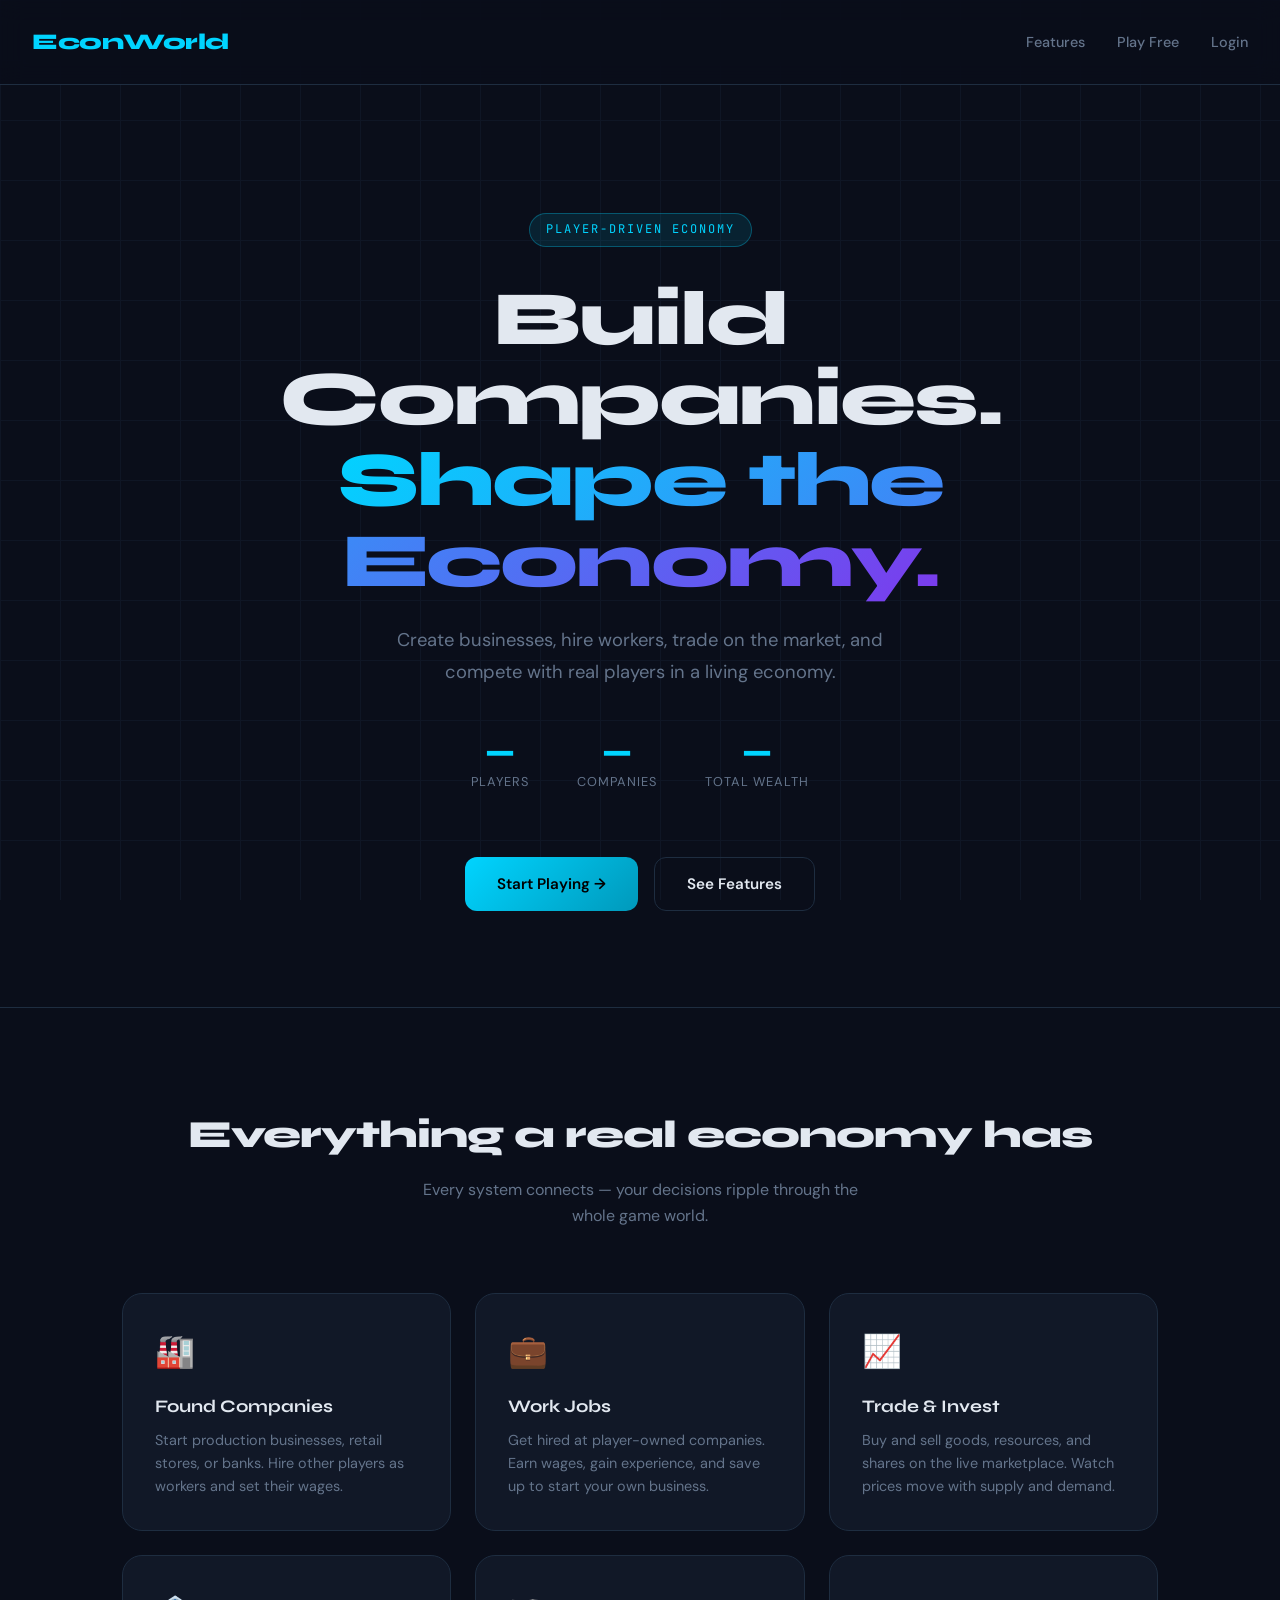
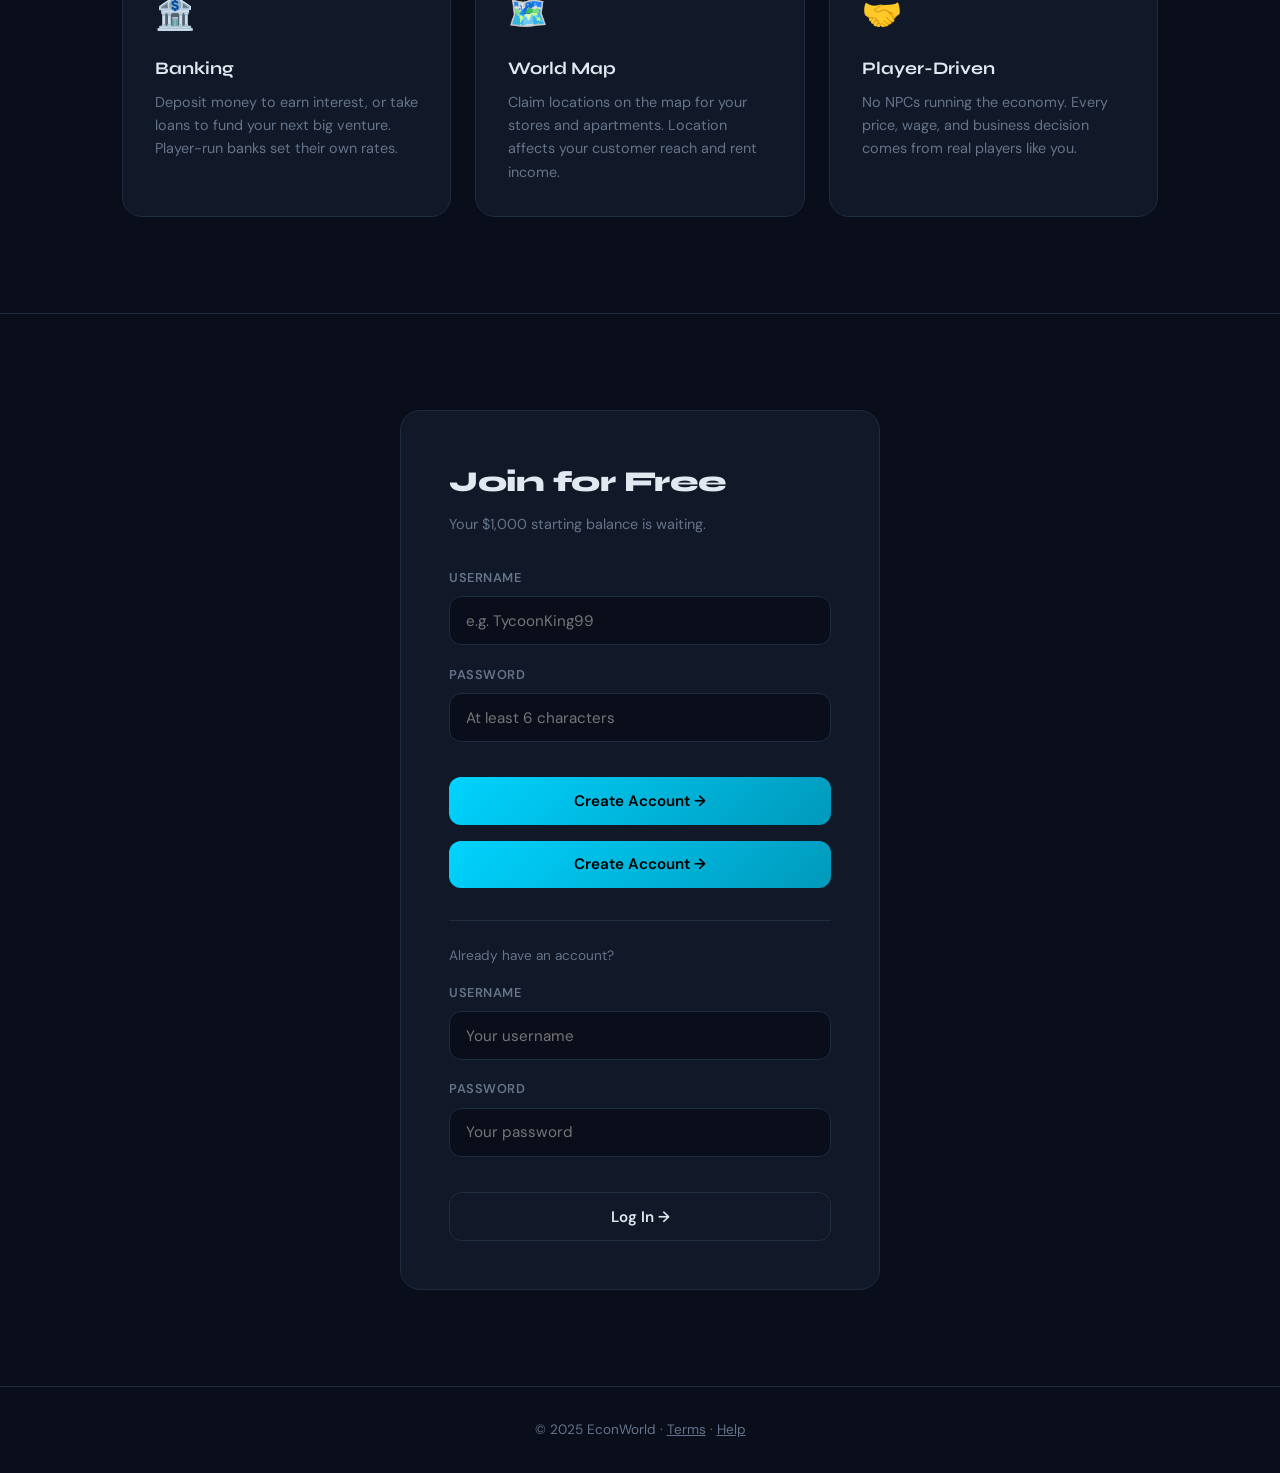
<file: index.html>
<!DOCTYPE html>
<!--
  index.html — STRUCTURE LAYER
  Edit this file to change what's on the page:
  - Add/remove sections
  - Change text content
  - Add new form fields
  This file does NOT control how it looks (that's styles.css)
  or how it behaves (that's app.js).
-->
<html lang="en">
<head>
  <meta charset="UTF-8" />
  <meta name="viewport" content="width=device-width, initial-scale=1.0" />

  <!-- ↓ Change this to your game's name -->
  <title>EconWorld — Build Your Empire</title>

  <!-- Google Fonts — change font names here if you want different typography -->
  <link rel="preconnect" href="https://fonts.googleapis.com" />
  <link rel="preconnect" href="https://fonts.gstatic.com" crossorigin />
  <link href="https://fonts.googleapis.com/css2?family=Syne:wght@700;800&family=DM+Sans:wght@400;500;600&family=JetBrains+Mono:wght@400&display=swap" rel="stylesheet" />

  <!-- Visual layer -->
  <link rel="stylesheet" href="styles.css" />
</head>
<body>

  <!-- ============================================================
       NAVIGATION
       To add a new nav link: copy one <li> and change the text/href
  ============================================================ -->
  <nav>
    <a href="/" class="nav-logo">EconWorld</a>  <!-- ← Change game name here -->
    <ul class="nav-links">
      <li><a href="#features">Features</a></li>
      <li><a href="#register">Play Free</a></li>
      <li><a href="/login">Login</a></li>   <!-- ← This route comes from Python -->
    </ul>
  </nav>


  <!-- ============================================================
       HERO — Main headline section
       Edit the h1, p, and btn text to change messaging
  ============================================================ -->
  <section class="hero">
    <div class="container">

      <div class="hero-tag animate">Player-Driven Economy</div>

      <h1 class="animate delay-1">
        Build Companies.<br/>
        <span>Shape the Economy.</span>
      </h1>

      <p class="animate delay-2">
        Create businesses, hire workers, trade on the market,
        and compete with real players in a living economy.
      </p>

      <!-- Live stats from backend — numbers are filled in by app.js -->
      <div class="stats-bar animate delay-3">
        <div class="stat-item">
          <span class="stat-number" id="stat-players">—</span>
          <span class="stat-label">Players</span>
        </div>
        <div class="stat-item">
          <span class="stat-number" id="stat-companies">—</span>
          <span class="stat-label">Companies</span>
        </div>
        <div class="stat-item">
          <span class="stat-number" id="stat-wealth">—</span>
          <span class="stat-label">Total Wealth</span>
        </div>
      </div>

      <div class="btn-group animate delay-4">
        <a href="#register" class="btn btn-primary">Start Playing →</a>
        <a href="#features" class="btn btn-secondary">See Features</a>
      </div>

    </div>
  </section>


  <!-- ============================================================
       FEATURES — Cards explaining what the game offers
       To add a feature: copy one .feature-card block and edit it
  ============================================================ -->
  <section class="features" id="features">
    <div class="container">

      <div class="section-header">
        <h2>Everything a real economy has</h2>
        <p>Every system connects — your decisions ripple through the whole game world.</p>
      </div>

      <div class="features-grid">

        <div class="feature-card">
          <span class="feature-icon">🏭</span>
          <h3>Found Companies</h3>
          <p>Start production businesses, retail stores, or banks. Hire other players as workers and set their wages.</p>
        </div>

        <div class="feature-card">
          <span class="feature-icon">💼</span>
          <h3>Work Jobs</h3>
          <p>Get hired at player-owned companies. Earn wages, gain experience, and save up to start your own business.</p>
        </div>

        <div class="feature-card">
          <span class="feature-icon">📈</span>
          <h3>Trade & Invest</h3>
          <p>Buy and sell goods, resources, and shares on the live marketplace. Watch prices move with supply and demand.</p>
        </div>

        <div class="feature-card">
          <span class="feature-icon">🏦</span>
          <h3>Banking</h3>
          <p>Deposit money to earn interest, or take loans to fund your next big venture. Player-run banks set their own rates.</p>
        </div>

        <div class="feature-card">
          <span class="feature-icon">🗺️</span>
          <h3>World Map</h3>
          <p>Claim locations on the map for your stores and apartments. Location affects your customer reach and rent income.</p>
        </div>

        <div class="feature-card">
          <span class="feature-icon">🤝</span>
          <h3>Player-Driven</h3>
          <p>No NPCs running the economy. Every price, wage, and business decision comes from real players like you.</p>
        </div>

      </div>
    </div>
  </section>


  <!-- ============================================================
       REGISTER — Signup form
       To add a new field: add a .form-group block and update app.js
  ============================================================ -->
  <section class="register-section" id="register">
    <div class="container">

      <div class="register-box">
        <h2>Join for Free</h2>
        <p>Your $1,000 starting balance is waiting.</p>

        <!-- id="register-form" is what app.js listens to -->
        <form id="register-form" novalidate>

          <div class="form-group">
            <label for="username">Username</label>
            <input
              type="text"
              id="username"
              name="username"
              placeholder="e.g. TycoonKing99"
              autocomplete="off"
            />
          </div>

          <div class="form-group">
            <label for="password">Password</label>
            <input
              type="password"
              id="password"
              name="password"
              placeholder="At least 6 characters"
            />
          </div>

          <!-- Success/error message shown here by app.js -->
          <div id="form-message" class="form-message"></div>

          <button type="submit" class="btn btn-primary" style="width:100%; justify-content:center; margin-top:1rem;">
            Create Account →
          </button>

        </form>
                  <!-- Success/error message shown here by app.js -->
          <div id="form-message" class="form-message"></div>

          <button type="submit" class="btn btn-primary" style="width:100%; justify-content:center; margin-top:1rem;">
            Create Account →
          </button>

        </form>

        <!-- LOGIN FORM — paste starts here -->
        <div style="margin-top:2rem; padding-top:1.5rem; border-top:1px solid var(--color-border);">
          <p style="font-size:0.85rem; color:var(--color-muted); margin-bottom:1rem;">Already have an account?</p>
          <form id="login-form" novalidate>
            <div class="form-group">
              <label for="login-username">Username</label>
              <input type="text" id="login-username" placeholder="Your username" autocomplete="off" />
            </div>
            <div class="form-group">
              <label for="login-password">Password</label>
              <input type="password" id="login-password" placeholder="Your password" />
            </div>
            <div id="login-message" class="form-message"></div>
            <button type="submit" class="btn btn-secondary" style="width:100%; justify-content:center; margin-top:1rem;">
              Log In →
            </button>
          </form>
        </div>
      </div>

    </div>
  </section>


  <!-- ============================================================
       FOOTER — Edit links and text here
  ============================================================ -->
  <footer>
    <p>© 2025 EconWorld · <a href="/terms" style="color:inherit">Terms</a> · <a href="/help" style="color:inherit">Help</a></p>
  </footer>


  <!-- Logic layer — loaded last so HTML is ready when JS runs -->
  <script src="app.js"></script>

</body>
</html>
</file>
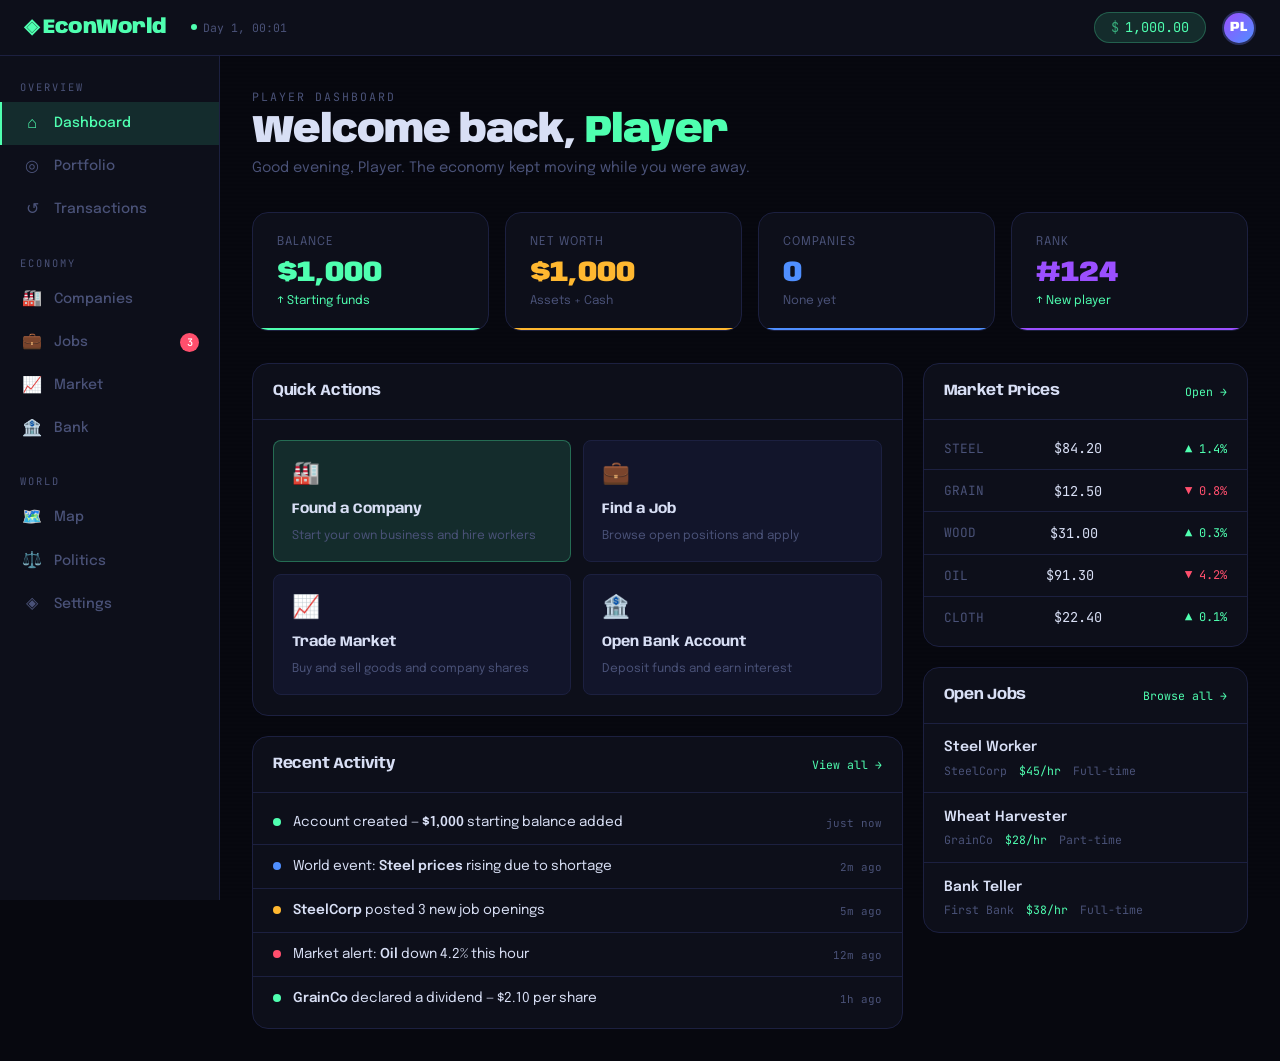
<file: dashboard.html>
<!DOCTYPE html>
<!--
  dashboard.html — PLAYER HOME PAGE
  Shown after a user logs in.
  The username is passed from server.py via the URL: /dashboard?user=TycoonKing99
  To add new panels: copy a .panel block in the HTML section and update as needed.
-->
<html lang="en">
<head>
  <meta charset="UTF-8" />
  <meta name="viewport" content="width=device-width, initial-scale=1.0" />
  <title>EconWorld — Dashboard</title>
  <link rel="preconnect" href="https://fonts.googleapis.com" />
  <link rel="preconnect" href="https://fonts.gstatic.com" crossorigin />
  <link href="https://fonts.googleapis.com/css2?family=Anybody:wght@400;600;700;900&family=Epilogue:wght@400;500;600&family=JetBrains+Mono:wght@400;500&display=swap" rel="stylesheet" />

  <style>
    /* ============================================================
       DESIGN TOKENS — edit here to restyle everything
    ============================================================ */
    :root {
      --bg:          #07080f;
      --surface:     #0d0f1a;
      --surface-2:   #12152b;
      --border:      #1c2040;
      --border-lit:  #2a3060;
      --accent:      #4fffb0;
      --accent-dim:  rgba(79,255,176,0.12);
      --accent-glow: rgba(79,255,176,0.25);
      --warn:        #ffb830;
      --danger:      #ff4f6d;
      --blue:        #4f8fff;
      --purple:      #9b4fff;
      --text:        #d8dff5;
      --muted:       #4a5278;
      --font-d:      'Anybody', sans-serif;
      --font-b:      'Epilogue', sans-serif;
      --font-m:      'JetBrains Mono', monospace;
      --r:           8px;
      --r-lg:        16px;
      --ease:        0.2s ease;
    }

    *, *::before, *::after { box-sizing: border-box; margin: 0; padding: 0; }
    html { scroll-behavior: smooth; }

    body {
      background: var(--bg);
      color: var(--text);
      font-family: var(--font-b);
      font-size: 15px;
      line-height: 1.5;
      min-height: 100vh;
      display: grid;
      grid-template-rows: auto 1fr;
      grid-template-columns: 220px 1fr;
      grid-template-areas:
        "topbar topbar"
        "sidebar main";
    }

    /* Scanline overlay */
    body::before {
      content: '';
      position: fixed; inset: 0;
      background: repeating-linear-gradient(
        0deg,
        transparent,
        transparent 2px,
        rgba(0,0,0,0.06) 2px,
        rgba(0,0,0,0.06) 4px
      );
      pointer-events: none;
      z-index: 0;
    }

    /* ============================================================
       TOP BAR
    ============================================================ */
    .topbar {
      grid-area: topbar;
      display: flex;
      align-items: center;
      justify-content: space-between;
      padding: 0 1.5rem;
      height: 56px;
      background: var(--surface);
      border-bottom: 1px solid var(--border);
      position: sticky; top: 0;
      z-index: 100;
    }

    .topbar-left {
      display: flex;
      align-items: center;
      gap: 1.5rem;
    }

    .logo {
      font-family: var(--font-d);
      font-size: 1.25rem;
      font-weight: 900;
      color: var(--accent);
      text-decoration: none;
      letter-spacing: -0.5px;
    }

    .world-time {
      font-family: var(--font-m);
      font-size: 0.72rem;
      color: var(--muted);
      display: flex;
      align-items: center;
      gap: 0.4rem;
    }

    .world-time::before {
      content: '';
      width: 6px; height: 6px;
      border-radius: 50%;
      background: var(--accent);
      animation: blink 1.5s infinite;
    }

    @keyframes blink {
      0%, 100% { opacity: 1; }
      50% { opacity: 0.2; }
    }

    .topbar-right {
      display: flex;
      align-items: center;
      gap: 1rem;
    }

    .balance-pill {
      background: var(--accent-dim);
      border: 1px solid var(--accent-glow);
      border-radius: 999px;
      padding: 0.3rem 1rem;
      font-family: var(--font-m);
      font-size: 0.85rem;
      color: var(--accent);
      display: flex;
      align-items: center;
      gap: 0.4rem;
    }

    .balance-pill::before { content: '$'; opacity: 0.6; }

    .avatar {
      width: 34px; height: 34px;
      border-radius: 50%;
      background: linear-gradient(135deg, var(--purple), var(--blue));
      display: flex;
      align-items: center;
      justify-content: center;
      font-family: var(--font-d);
      font-weight: 900;
      font-size: 0.85rem;
      color: #fff;
      cursor: pointer;
      border: 2px solid var(--border-lit);
      transition: border-color var(--ease);
    }

    .avatar:hover { border-color: var(--accent); }

    /* ============================================================
       SIDEBAR
    ============================================================ */
    .sidebar {
      grid-area: sidebar;
      background: var(--surface);
      border-right: 1px solid var(--border);
      padding: 1.5rem 0;
      position: sticky;
      top: 56px;
      height: calc(100vh - 56px);
      overflow-y: auto;
      z-index: 10;
    }

    .nav-section {
      margin-bottom: 1.5rem;
    }

    .nav-label {
      font-family: var(--font-m);
      font-size: 0.65rem;
      color: var(--muted);
      text-transform: uppercase;
      letter-spacing: 2px;
      padding: 0 1.25rem;
      margin-bottom: 0.4rem;
    }

    /* Each nav item — to add a new page link, copy one .nav-item block */
    .nav-item {
      display: flex;
      align-items: center;
      gap: 0.75rem;
      padding: 0.6rem 1.25rem;
      color: var(--muted);
      text-decoration: none;
      font-size: 0.875rem;
      font-weight: 500;
      transition: all var(--ease);
      border-left: 2px solid transparent;
      cursor: pointer;
    }

    .nav-item:hover {
      color: var(--text);
      background: rgba(255,255,255,0.03);
    }

    .nav-item.active {
      color: var(--accent);
      border-left-color: var(--accent);
      background: var(--accent-dim);
    }

    .nav-icon { font-size: 1rem; width: 20px; text-align: center; }

    .nav-badge {
      margin-left: auto;
      background: var(--danger);
      color: #fff;
      font-family: var(--font-m);
      font-size: 0.65rem;
      padding: 0.1rem 0.4rem;
      border-radius: 999px;
    }

    /* ============================================================
       MAIN CONTENT
    ============================================================ */
    main {
      grid-area: main;
      padding: 2rem;
      position: relative;
      z-index: 1;
      overflow-y: auto;
    }

    /* Welcome header */
    .welcome-header {
      margin-bottom: 2rem;
      animation: fadeUp 0.5s ease forwards;
    }

    @keyframes fadeUp {
      from { opacity: 0; transform: translateY(16px); }
      to   { opacity: 1; transform: translateY(0); }
    }

    .welcome-tag {
      font-family: var(--font-m);
      font-size: 0.72rem;
      color: var(--muted);
      text-transform: uppercase;
      letter-spacing: 2px;
      margin-bottom: 0.4rem;
    }

    .welcome-header h1 {
      font-family: var(--font-d);
      font-size: clamp(1.8rem, 3vw, 2.6rem);
      font-weight: 900;
      letter-spacing: -1px;
      line-height: 1;
    }

    .welcome-header h1 span {
      color: var(--accent);
    }

    .welcome-sub {
      color: var(--muted);
      font-size: 0.9rem;
      margin-top: 0.5rem;
    }

    /* ---- STAT ROW ---- */
    .stat-row {
      display: grid;
      grid-template-columns: repeat(4, 1fr);
      gap: 1rem;
      margin-bottom: 2rem;
      animation: fadeUp 0.5s 0.1s ease both;
    }

    @media (max-width: 900px) {
      .stat-row { grid-template-columns: repeat(2, 1fr); }
      body { grid-template-columns: 1fr; grid-template-areas: "topbar" "main"; }
      .sidebar { display: none; }
    }

    .stat-card {
      background: var(--surface);
      border: 1px solid var(--border);
      border-radius: var(--r-lg);
      padding: 1.25rem 1.5rem;
      position: relative;
      overflow: hidden;
      transition: border-color var(--ease), transform var(--ease);
    }

    .stat-card:hover {
      border-color: var(--border-lit);
      transform: translateY(-2px);
    }

    .stat-card::after {
      content: '';
      position: absolute;
      bottom: 0; left: 0; right: 0;
      height: 2px;
    }

    .stat-card.green::after  { background: var(--accent); }
    .stat-card.yellow::after { background: var(--warn); }
    .stat-card.blue::after   { background: var(--blue); }
    .stat-card.purple::after { background: var(--purple); }

    .stat-label {
      font-size: 0.75rem;
      color: var(--muted);
      text-transform: uppercase;
      letter-spacing: 1px;
      margin-bottom: 0.5rem;
    }

    .stat-value {
      font-family: var(--font-d);
      font-size: 1.8rem;
      font-weight: 900;
      line-height: 1;
    }

    .stat-card.green  .stat-value { color: var(--accent); }
    .stat-card.yellow .stat-value { color: var(--warn); }
    .stat-card.blue   .stat-value { color: var(--blue); }
    .stat-card.purple .stat-value { color: var(--purple); }

    .stat-change {
      font-size: 0.75rem;
      margin-top: 0.3rem;
      color: var(--muted);
    }

    .stat-change.up   { color: var(--accent); }
    .stat-change.down { color: var(--danger); }

    /* ---- PANELS GRID ---- */
    .panels {
      display: grid;
      grid-template-columns: 2fr 1fr;
      gap: 1.25rem;
      animation: fadeUp 0.5s 0.2s ease both;
    }

    @media (max-width: 900px) {
      .panels { grid-template-columns: 1fr; }
    }

    .panel {
      background: var(--surface);
      border: 1px solid var(--border);
      border-radius: var(--r-lg);
      overflow: hidden;
    }

    .panel-head {
      display: flex;
      align-items: center;
      justify-content: space-between;
      padding: 1rem 1.25rem;
      border-bottom: 1px solid var(--border);
    }

    .panel-head h2 {
      font-family: var(--font-d);
      font-size: 0.95rem;
      font-weight: 700;
      letter-spacing: -0.3px;
    }

    .panel-action {
      font-family: var(--font-m);
      font-size: 0.72rem;
      color: var(--accent);
      text-decoration: none;
      cursor: pointer;
      transition: opacity var(--ease);
    }

    .panel-action:hover { opacity: 0.7; }

    /* ---- QUICK ACTIONS ---- */
    .quick-actions {
      display: grid;
      grid-template-columns: repeat(2, 1fr);
      gap: 0.75rem;
      padding: 1.25rem;
    }

    /* To add a new action button: copy one .action-btn block */
    .action-btn {
      display: flex;
      flex-direction: column;
      align-items: flex-start;
      gap: 0.5rem;
      padding: 1rem 1.1rem;
      background: var(--surface-2);
      border: 1px solid var(--border);
      border-radius: var(--r);
      cursor: pointer;
      transition: all var(--ease);
      text-decoration: none;
      color: var(--text);
    }

    .action-btn:hover {
      border-color: var(--border-lit);
      background: rgba(255,255,255,0.04);
      transform: translateY(-1px);
    }

    .action-btn.highlight {
      border-color: rgba(79,255,176,0.3);
      background: var(--accent-dim);
    }

    .action-btn.highlight:hover {
      border-color: rgba(79,255,176,0.6);
      box-shadow: 0 0 20px var(--accent-glow);
    }

    .action-icon { font-size: 1.4rem; }

    .action-label {
      font-family: var(--font-d);
      font-size: 0.88rem;
      font-weight: 700;
    }

    .action-desc {
      font-size: 0.75rem;
      color: var(--muted);
      line-height: 1.4;
    }

    /* ---- ACTIVITY FEED ---- */
    .activity-list {
      padding: 0.5rem 0;
    }

    .activity-item {
      display: flex;
      align-items: flex-start;
      gap: 0.75rem;
      padding: 0.75rem 1.25rem;
      border-bottom: 1px solid var(--border);
      transition: background var(--ease);
    }

    .activity-item:last-child { border-bottom: none; }
    .activity-item:hover { background: rgba(255,255,255,0.02); }

    .activity-dot {
      width: 8px; height: 8px;
      border-radius: 50%;
      margin-top: 5px;
      flex-shrink: 0;
    }

    .dot-green  { background: var(--accent); }
    .dot-yellow { background: var(--warn); }
    .dot-blue   { background: var(--blue); }
    .dot-red    { background: var(--danger); }

    .activity-text {
      font-size: 0.85rem;
      line-height: 1.4;
      flex: 1;
    }

    .activity-text strong { color: var(--text); font-weight: 600; }
    .activity-text span   { color: var(--muted); }

    .activity-time {
      font-family: var(--font-m);
      font-size: 0.68rem;
      color: var(--muted);
      white-space: nowrap;
      margin-top: 2px;
    }

    /* ---- RIGHT COLUMN ---- */
    .right-col {
      display: flex;
      flex-direction: column;
      gap: 1.25rem;
    }

    /* ---- MARKET SNAPSHOT ---- */
    .market-list {
      padding: 0.5rem 0;
    }

    .market-row {
      display: flex;
      align-items: center;
      justify-content: space-between;
      padding: 0.65rem 1.25rem;
      border-bottom: 1px solid var(--border);
      transition: background var(--ease);
    }

    .market-row:last-child { border-bottom: none; }
    .market-row:hover { background: rgba(255,255,255,0.02); }

    .market-name {
      font-family: var(--font-m);
      font-size: 0.8rem;
      color: var(--muted);
    }

    .market-price {
      font-family: var(--font-m);
      font-size: 0.85rem;
      color: var(--text);
    }

    .market-change {
      font-family: var(--font-m);
      font-size: 0.75rem;
      min-width: 55px;
      text-align: right;
    }

    .market-change.up   { color: var(--accent); }
    .market-change.down { color: var(--danger); }

    /* ---- JOBS PANEL ---- */
    .job-item {
      padding: 0.85rem 1.25rem;
      border-bottom: 1px solid var(--border);
      transition: background var(--ease);
      cursor: pointer;
    }

    .job-item:last-child { border-bottom: none; }
    .job-item:hover { background: rgba(255,255,255,0.02); }

    .job-title {
      font-size: 0.875rem;
      font-weight: 600;
      margin-bottom: 0.2rem;
    }

    .job-meta {
      display: flex;
      gap: 0.75rem;
      font-family: var(--font-m);
      font-size: 0.72rem;
      color: var(--muted);
    }

    .job-wage { color: var(--accent); }

    /* ---- EMPTY STATE (shown when no data yet) ---- */
    .empty-state {
      padding: 2.5rem;
      text-align: center;
      color: var(--muted);
      font-size: 0.85rem;
    }

    .empty-state .empty-icon { font-size: 2rem; margin-bottom: 0.5rem; }
  </style>
</head>
<body>

  <!-- ============================================================
       TOP BAR
  ============================================================ -->
  <header class="topbar">
    <div class="topbar-left">
      <a href="/index.html" class="logo">◈ EconWorld</a>
      <div class="world-time" id="world-time">Day 1, 09:00</div>
    </div>
    <div class="topbar-right">
      <div class="balance-pill" id="balance-display">1,000.00</div>
      <div class="avatar" id="avatar-initials" title="Your profile">?</div>
    </div>
  </header>


  <!-- ============================================================
       SIDEBAR — add new nav links here
  ============================================================ -->
  <aside class="sidebar">
    <nav>
      <div class="nav-section">
        <div class="nav-label">Overview</div>
        <a class="nav-item active" href="#">
          <span class="nav-icon">⌂</span> Dashboard
        </a>
        <a class="nav-item" href="#">
          <span class="nav-icon">◎</span> Portfolio
        </a>
        <a class="nav-item" href="#">
          <span class="nav-icon">↺</span> Transactions
        </a>
      </div>

      <div class="nav-section">
        <div class="nav-label">Economy</div>
        <a class="nav-item" href="#">
          <span class="nav-icon">🏭</span> Companies
        </a>
        <a class="nav-item" href="#">
          <span class="nav-icon">💼</span> Jobs
          <span class="nav-badge">3</span>
        </a>
        <a class="nav-item" href="#">
          <span class="nav-icon">📈</span> Market
        </a>
        <a class="nav-item" href="#">
          <span class="nav-icon">🏦</span> Bank
        </a>
      </div>

      <div class="nav-section">
        <div class="nav-label">World</div>
        <a class="nav-item" href="#">
          <span class="nav-icon">🗺️</span> Map
        </a>
        <a class="nav-item" href="#">
          <span class="nav-icon">⚖️</span> Politics
        </a>
        <a class="nav-item" href="#">
          <span class="nav-icon">◈</span> Settings
        </a>
      </div>
    </nav>
  </aside>


  <!-- ============================================================
       MAIN CONTENT
  ============================================================ -->
  <main>

    <!-- Welcome header — username injected by JS from URL -->
    <div class="welcome-header">
      <div class="welcome-tag">Player Dashboard</div>
      <h1>Welcome back, <span id="username-display">Player</span></h1>
      <p class="welcome-sub" id="welcome-sub">The economy kept moving while you were away.</p>
    </div>

    <!-- Stat row — 4 key numbers -->
    <div class="stat-row">
      <div class="stat-card green">
        <div class="stat-label">Balance</div>
        <div class="stat-value" id="stat-balance">$1,000</div>
        <div class="stat-change up" id="stat-balance-change">↑ Starting funds</div>
      </div>
      <div class="stat-card yellow">
        <div class="stat-label">Net Worth</div>
        <div class="stat-value">$1,000</div>
        <div class="stat-change">Assets + Cash</div>
      </div>
      <div class="stat-card blue">
        <div class="stat-label">Companies</div>
        <div class="stat-value">0</div>
        <div class="stat-change">None yet</div>
      </div>
      <div class="stat-card purple">
        <div class="stat-label">Rank</div>
        <div class="stat-value">#124</div>
        <div class="stat-change up">↑ New player</div>
      </div>
    </div>

    <!-- Main panels -->
    <div class="panels">

      <!-- LEFT: Quick actions + Activity -->
      <div style="display:flex;flex-direction:column;gap:1.25rem;">

        <!-- Quick actions -->
        <div class="panel">
          <div class="panel-head">
            <h2>Quick Actions</h2>
          </div>
          <div class="quick-actions">
            <!-- To add a new action: copy one .action-btn block -->
            <a class="action-btn highlight" href="#">
              <span class="action-icon">🏭</span>
              <span class="action-label">Found a Company</span>
              <span class="action-desc">Start your own business and hire workers</span>
            </a>
            <a class="action-btn" href="#">
              <span class="action-icon">💼</span>
              <span class="action-label">Find a Job</span>
              <span class="action-desc">Browse open positions and apply</span>
            </a>
            <a class="action-btn" href="#">
              <span class="action-icon">📈</span>
              <span class="action-label">Trade Market</span>
              <span class="action-desc">Buy and sell goods and company shares</span>
            </a>
            <a class="action-btn" href="#">
              <span class="action-icon">🏦</span>
              <span class="action-label">Open Bank Account</span>
              <span class="action-desc">Deposit funds and earn interest</span>
            </a>
          </div>
        </div>

        <!-- Activity feed -->
        <div class="panel">
          <div class="panel-head">
            <h2>Recent Activity</h2>
            <a class="panel-action" href="#">View all →</a>
          </div>
          <div class="activity-list" id="activity-list">
            <!-- Filled by JS — edit the ACTIVITY_FEED array in app.js to change entries -->
          </div>
        </div>

      </div>

      <!-- RIGHT column -->
      <div class="right-col">

        <!-- Market snapshot -->
        <div class="panel">
          <div class="panel-head">
            <h2>Market Prices</h2>
            <a class="panel-action" href="#">Open →</a>
          </div>
          <div class="market-list" id="market-list">
            <!-- Filled by JS -->
          </div>
        </div>

        <!-- Open jobs -->
        <div class="panel">
          <div class="panel-head">
            <h2>Open Jobs</h2>
            <a class="panel-action" href="#">Browse all →</a>
          </div>
          <div id="jobs-list">
            <!-- Filled by JS -->
          </div>
        </div>

      </div>
    </div>

  </main>


  <!-- ============================================================
       DASHBOARD LOGIC (app.js equivalent for this page)
       Edit CONFIG and data arrays below to change content.
  ============================================================ -->
  <script>
    // ============================================================
    // CONFIG
    // ============================================================
    const CONFIG = {
      apiBase: "http://localhost:5000",
      useMock: true  // ← Set false when real server.py is running
    };

    // ============================================================
    // MOCK DATA — replace with real API calls when backend is ready
    // Edit these arrays to change what appears on the page
    // ============================================================
    const ACTIVITY_FEED = [
      { dot: "dot-green",  text: "Account created — <strong>$1,000</strong> starting balance added",    time: "just now" },
      { dot: "dot-blue",   text: "World event: <strong>Steel prices</strong> rising due to shortage",   time: "2m ago" },
      { dot: "dot-yellow", text: "<strong>SteelCorp</strong> posted 3 new job openings",                time: "5m ago" },
      { dot: "dot-red",    text: "Market alert: <strong>Oil</strong> down 4.2% this hour",              time: "12m ago" },
      { dot: "dot-green",  text: "<strong>GrainCo</strong> declared a dividend — $2.10 per share",      time: "1h ago" },
    ];

    const MARKET_PRICES = [
      { name: "STEEL",  price: 84.20,  change: +1.4  },
      { name: "GRAIN",  price: 12.50,  change: -0.8  },
      { name: "WOOD",   price: 31.00,  change: +0.3  },
      { name: "OIL",    price: 91.30,  change: -4.2  },
      { name: "CLOTH",  price: 22.40,  change: +0.1  },
    ];

    const OPEN_JOBS = [
      { title: "Steel Worker",      company: "SteelCorp",   wage: "$45/hr",  type: "Full-time" },
      { title: "Wheat Harvester",   company: "GrainCo",     wage: "$28/hr",  type: "Part-time" },
      { title: "Bank Teller",       company: "First Bank",  wage: "$38/hr",  type: "Full-time" },
    ];


    // ============================================================
    // USERNAME — reads from URL e.g. /dashboard.html?user=Ana
    // In production, server.py will inject this directly
    // ============================================================
    function getUsername() {
      const params = new URLSearchParams(window.location.search);
      return params.get("user") || "Player";
    }

    function getInitials(name) {
      return name.slice(0, 2).toUpperCase();
    }


    // ============================================================
    // RENDER FUNCTIONS — one per section
    // ============================================================
    function renderWelcome(username) {
      document.title = `EconWorld — ${username}`;
      document.getElementById("username-display").textContent = username;
      document.getElementById("avatar-initials").textContent = getInitials(username);

      const hour = new Date().getHours();
      const greeting = hour < 12 ? "Good morning" : hour < 18 ? "Good afternoon" : "Good evening";
      document.getElementById("welcome-sub").textContent =
        `${greeting}, ${username}. The economy kept moving while you were away.`;
    }

    function renderActivity() {
      const list = document.getElementById("activity-list");
      if (!ACTIVITY_FEED.length) {
        list.innerHTML = `<div class="empty-state"><div class="empty-icon">◎</div>No activity yet</div>`;
        return;
      }
      list.innerHTML = ACTIVITY_FEED.map(item => `
        <div class="activity-item">
          <div class="activity-dot ${item.dot}"></div>
          <div class="activity-text">${item.text}</div>
          <div class="activity-time">${item.time}</div>
        </div>
      `).join("");
    }

    function renderMarket() {
      const list = document.getElementById("market-list");
      list.innerHTML = MARKET_PRICES.map(item => {
        const dir = item.change >= 0 ? "up" : "down";
        const sign = item.change >= 0 ? "▲" : "▼";
        return `
          <div class="market-row">
            <span class="market-name">${item.name}</span>
            <span class="market-price">$${item.price.toFixed(2)}</span>
            <span class="market-change ${dir}">${sign} ${Math.abs(item.change)}%</span>
          </div>`;
      }).join("");
    }

    function renderJobs() {
      const list = document.getElementById("jobs-list");
      if (!OPEN_JOBS.length) {
        list.innerHTML = `<div class="empty-state"><div class="empty-icon">💼</div>No open jobs right now</div>`;
        return;
      }
      list.innerHTML = OPEN_JOBS.map(job => `
        <div class="job-item">
          <div class="job-title">${job.title}</div>
          <div class="job-meta">
            <span>${job.company}</span>
            <span class="job-wage">${job.wage}</span>
            <span>${job.type}</span>
          </div>
        </div>
      `).join("");
    }

    function renderWorldTime() {
      // Simulated game clock — 1 real second = 1 game minute
      let gameMinutes = 0;
      setInterval(() => {
        gameMinutes++;
        const day  = Math.floor(gameMinutes / 1440) + 1;
        const hour = Math.floor((gameMinutes % 1440) / 60).toString().padStart(2, "0");
        const min  = (gameMinutes % 60).toString().padStart(2, "0");
        document.getElementById("world-time").textContent = `Day ${day}, ${hour}:${min}`;
      }, 1000);
    }


    // ============================================================
    // INIT
    // ============================================================
    document.addEventListener("DOMContentLoaded", () => {
      const username = getUsername();
      renderWelcome(username);
      renderActivity();
      renderMarket();
      renderJobs();
      renderWorldTime();
    });
  </script>

</body>
</html>
</file>
<file: styles.css>
/* ============================================================
   styles.css — VISUAL LAYER
   Edit this file to change colors, fonts, layout, spacing.
   Nothing here affects how the page works, only how it looks.
   ============================================================ */

/* --- DESIGN TOKENS: Change these to restyle everything --- */
:root {
  --color-bg:        #0a0e1a;
  --color-surface:   #111827;
  --color-border:    #1e2d40;
  --color-accent:    #00d4ff;
  --color-accent-2:  #7c3aed;
  --color-text:      #e2e8f0;
  --color-muted:     #64748b;
  --color-success:   #10b981;

  --font-display:    'Syne', sans-serif;
  --font-body:       'DM Sans', sans-serif;
  --font-mono:       'JetBrains Mono', monospace;

  --radius:          12px;
  --radius-lg:       20px;
  --transition:      0.25s ease;
  --max-width:       1100px;
}

/* --- RESET --- */
*, *::before, *::after { box-sizing: border-box; margin: 0; padding: 0; }
html { scroll-behavior: smooth; }

body {
  background-color: var(--color-bg);
  color: var(--color-text);
  font-family: var(--font-body);
  font-size: 16px;
  line-height: 1.6;
  min-height: 100vh;
  overflow-x: hidden;
}

/* --- BACKGROUND GRID EFFECT --- */
body::before {
  content: '';
  position: fixed;
  inset: 0;
  background-image:
    linear-gradient(var(--color-border) 1px, transparent 1px),
    linear-gradient(90deg, var(--color-border) 1px, transparent 1px);
  background-size: 60px 60px;
  opacity: 0.3;
  pointer-events: none;
  z-index: 0;
}

/* --- LAYOUT --- */
.container {
  max-width: var(--max-width);
  margin: 0 auto;
  padding: 0 2rem;
  position: relative;
  z-index: 1;
}

/* --- NAV --- */
nav {
  display: flex;
  justify-content: space-between;
  align-items: center;
  padding: 1.5rem 2rem;
  border-bottom: 1px solid var(--color-border);
  position: sticky;
  top: 0;
  background: rgba(10, 14, 26, 0.85);
  backdrop-filter: blur(12px);
  z-index: 100;
}

.nav-logo {
  font-family: var(--font-display);
  font-size: 1.4rem;
  font-weight: 800;
  color: var(--color-accent);
  text-decoration: none;
  letter-spacing: -0.5px;
}

.nav-links {
  display: flex;
  gap: 2rem;
  list-style: none;
}

.nav-links a {
  color: var(--color-muted);
  text-decoration: none;
  font-size: 0.9rem;
  font-weight: 500;
  transition: color var(--transition);
}

.nav-links a:hover { color: var(--color-text); }

/* --- HERO SECTION --- */
.hero {
  padding: 8rem 0 6rem;
  text-align: center;
}

.hero-tag {
  display: inline-block;
  background: rgba(0, 212, 255, 0.1);
  border: 1px solid rgba(0, 212, 255, 0.3);
  color: var(--color-accent);
  font-family: var(--font-mono);
  font-size: 0.75rem;
  letter-spacing: 2px;
  text-transform: uppercase;
  padding: 0.4rem 1rem;
  border-radius: 999px;
  margin-bottom: 2rem;
}

.hero h1 {
  font-family: var(--font-display);
  font-size: clamp(2.8rem, 6vw, 5rem);
  font-weight: 800;
  line-height: 1.05;
  letter-spacing: -2px;
  margin-bottom: 1.5rem;
}

.hero h1 span {
  background: linear-gradient(135deg, var(--color-accent), var(--color-accent-2));
  -webkit-background-clip: text;
  -webkit-text-fill-color: transparent;
  background-clip: text;
}

.hero p {
  font-size: 1.15rem;
  color: var(--color-muted);
  max-width: 520px;
  margin: 0 auto 3rem;
  line-height: 1.7;
}

/* --- STATS BAR --- */
.stats-bar {
  display: flex;
  justify-content: center;
  gap: 3rem;
  margin-bottom: 4rem;
  flex-wrap: wrap;
}

.stat-item {
  text-align: center;
}

.stat-number {
  font-family: var(--font-display);
  font-size: 2rem;
  font-weight: 800;
  color: var(--color-accent);
  display: block;
  line-height: 1;
}

.stat-label {
  font-size: 0.8rem;
  color: var(--color-muted);
  text-transform: uppercase;
  letter-spacing: 1px;
  margin-top: 0.3rem;
}

/* --- BUTTONS --- */
.btn-group {
  display: flex;
  gap: 1rem;
  justify-content: center;
  flex-wrap: wrap;
}

.btn {
  display: inline-flex;
  align-items: center;
  gap: 0.5rem;
  padding: 0.85rem 2rem;
  border-radius: var(--radius);
  font-family: var(--font-body);
  font-size: 0.95rem;
  font-weight: 600;
  cursor: pointer;
  text-decoration: none;
  transition: all var(--transition);
  border: none;
}

.btn-primary {
  background: linear-gradient(135deg, var(--color-accent), #0099bb);
  color: #000;
}

.btn-primary:hover {
  transform: translateY(-2px);
  box-shadow: 0 8px 30px rgba(0, 212, 255, 0.35);
}

.btn-secondary {
  background: transparent;
  color: var(--color-text);
  border: 1px solid var(--color-border);
}

.btn-secondary:hover {
  border-color: var(--color-accent);
  color: var(--color-accent);
}

/* --- FEATURES SECTION --- */
.features {
  padding: 6rem 0;
  border-top: 1px solid var(--color-border);
}

.section-header {
  text-align: center;
  margin-bottom: 4rem;
}

.section-header h2 {
  font-family: var(--font-display);
  font-size: clamp(1.8rem, 3vw, 2.5rem);
  font-weight: 800;
  letter-spacing: -1px;
  margin-bottom: 0.75rem;
}

.section-header p {
  color: var(--color-muted);
  max-width: 480px;
  margin: 0 auto;
}

.features-grid {
  display: grid;
  grid-template-columns: repeat(auto-fit, minmax(280px, 1fr));
  gap: 1.5rem;
}

.feature-card {
  background: var(--color-surface);
  border: 1px solid var(--color-border);
  border-radius: var(--radius-lg);
  padding: 2rem;
  transition: all var(--transition);
  position: relative;
  overflow: hidden;
}

.feature-card::before {
  content: '';
  position: absolute;
  top: 0; left: 0; right: 0;
  height: 2px;
  background: linear-gradient(90deg, var(--color-accent), var(--color-accent-2));
  opacity: 0;
  transition: opacity var(--transition);
}

.feature-card:hover {
  border-color: rgba(0, 212, 255, 0.3);
  transform: translateY(-4px);
  box-shadow: 0 20px 40px rgba(0, 0, 0, 0.3);
}

.feature-card:hover::before { opacity: 1; }

.feature-icon {
  font-size: 2rem;
  margin-bottom: 1rem;
  display: block;
}

.feature-card h3 {
  font-family: var(--font-display);
  font-size: 1.1rem;
  font-weight: 700;
  margin-bottom: 0.5rem;
}

.feature-card p {
  color: var(--color-muted);
  font-size: 0.9rem;
  line-height: 1.6;
}

/* --- REGISTER SECTION --- */
.register-section {
  padding: 6rem 0;
  border-top: 1px solid var(--color-border);
}

.register-box {
  max-width: 480px;
  margin: 0 auto;
  background: var(--color-surface);
  border: 1px solid var(--color-border);
  border-radius: var(--radius-lg);
  padding: 3rem;
}

.register-box h2 {
  font-family: var(--font-display);
  font-size: 1.8rem;
  font-weight: 800;
  letter-spacing: -0.5px;
  margin-bottom: 0.5rem;
}

.register-box p {
  color: var(--color-muted);
  margin-bottom: 2rem;
  font-size: 0.9rem;
}

.form-group {
  margin-bottom: 1.2rem;
}

.form-group label {
  display: block;
  font-size: 0.8rem;
  font-weight: 600;
  color: var(--color-muted);
  text-transform: uppercase;
  letter-spacing: 0.5px;
  margin-bottom: 0.5rem;
}

.form-group input {
  width: 100%;
  background: var(--color-bg);
  border: 1px solid var(--color-border);
  border-radius: var(--radius);
  padding: 0.85rem 1rem;
  color: var(--color-text);
  font-family: var(--font-body);
  font-size: 0.95rem;
  transition: border-color var(--transition);
  outline: none;
}

.form-group input:focus {
  border-color: var(--color-accent);
  box-shadow: 0 0 0 3px rgba(0, 212, 255, 0.1);
}

.form-message {
  margin-top: 1rem;
  padding: 0.75rem 1rem;
  border-radius: var(--radius);
  font-size: 0.85rem;
  display: none;
}

.form-message.success {
  background: rgba(16, 185, 129, 0.1);
  border: 1px solid rgba(16, 185, 129, 0.3);
  color: var(--color-success);
  display: block;
}

.form-message.error {
  background: rgba(239, 68, 68, 0.1);
  border: 1px solid rgba(239, 68, 68, 0.3);
  color: #f87171;
  display: block;
}

/* --- FOOTER --- */
footer {
  border-top: 1px solid var(--color-border);
  padding: 2rem;
  text-align: center;
  color: var(--color-muted);
  font-size: 0.85rem;
  position: relative;
  z-index: 1;
}

/* --- ANIMATIONS --- */
@keyframes fadeInUp {
  from { opacity: 0; transform: translateY(30px); }
  to   { opacity: 1; transform: translateY(0); }
}

.animate { animation: fadeInUp 0.6s ease forwards; opacity: 0; }
.delay-1 { animation-delay: 0.1s; }
.delay-2 { animation-delay: 0.2s; }
.delay-3 { animation-delay: 0.3s; }
.delay-4 { animation-delay: 0.4s; }
</file>
